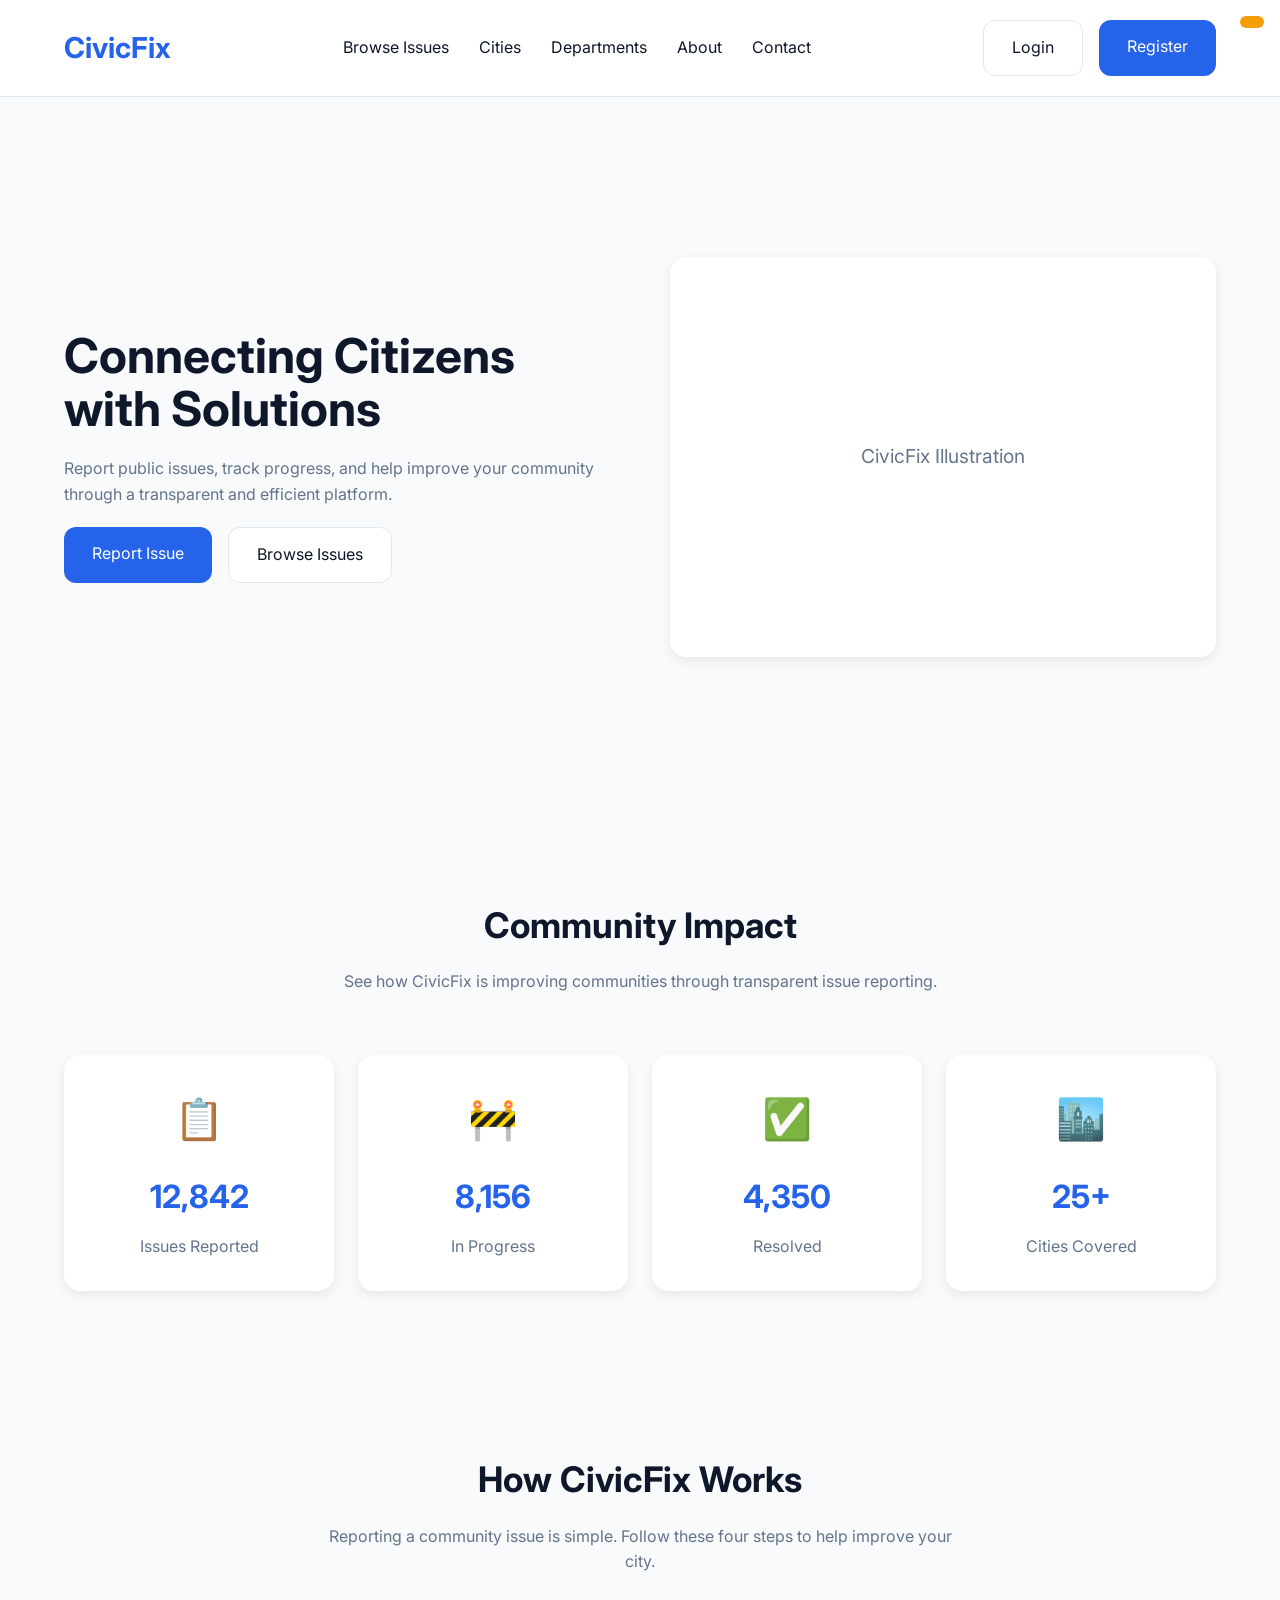
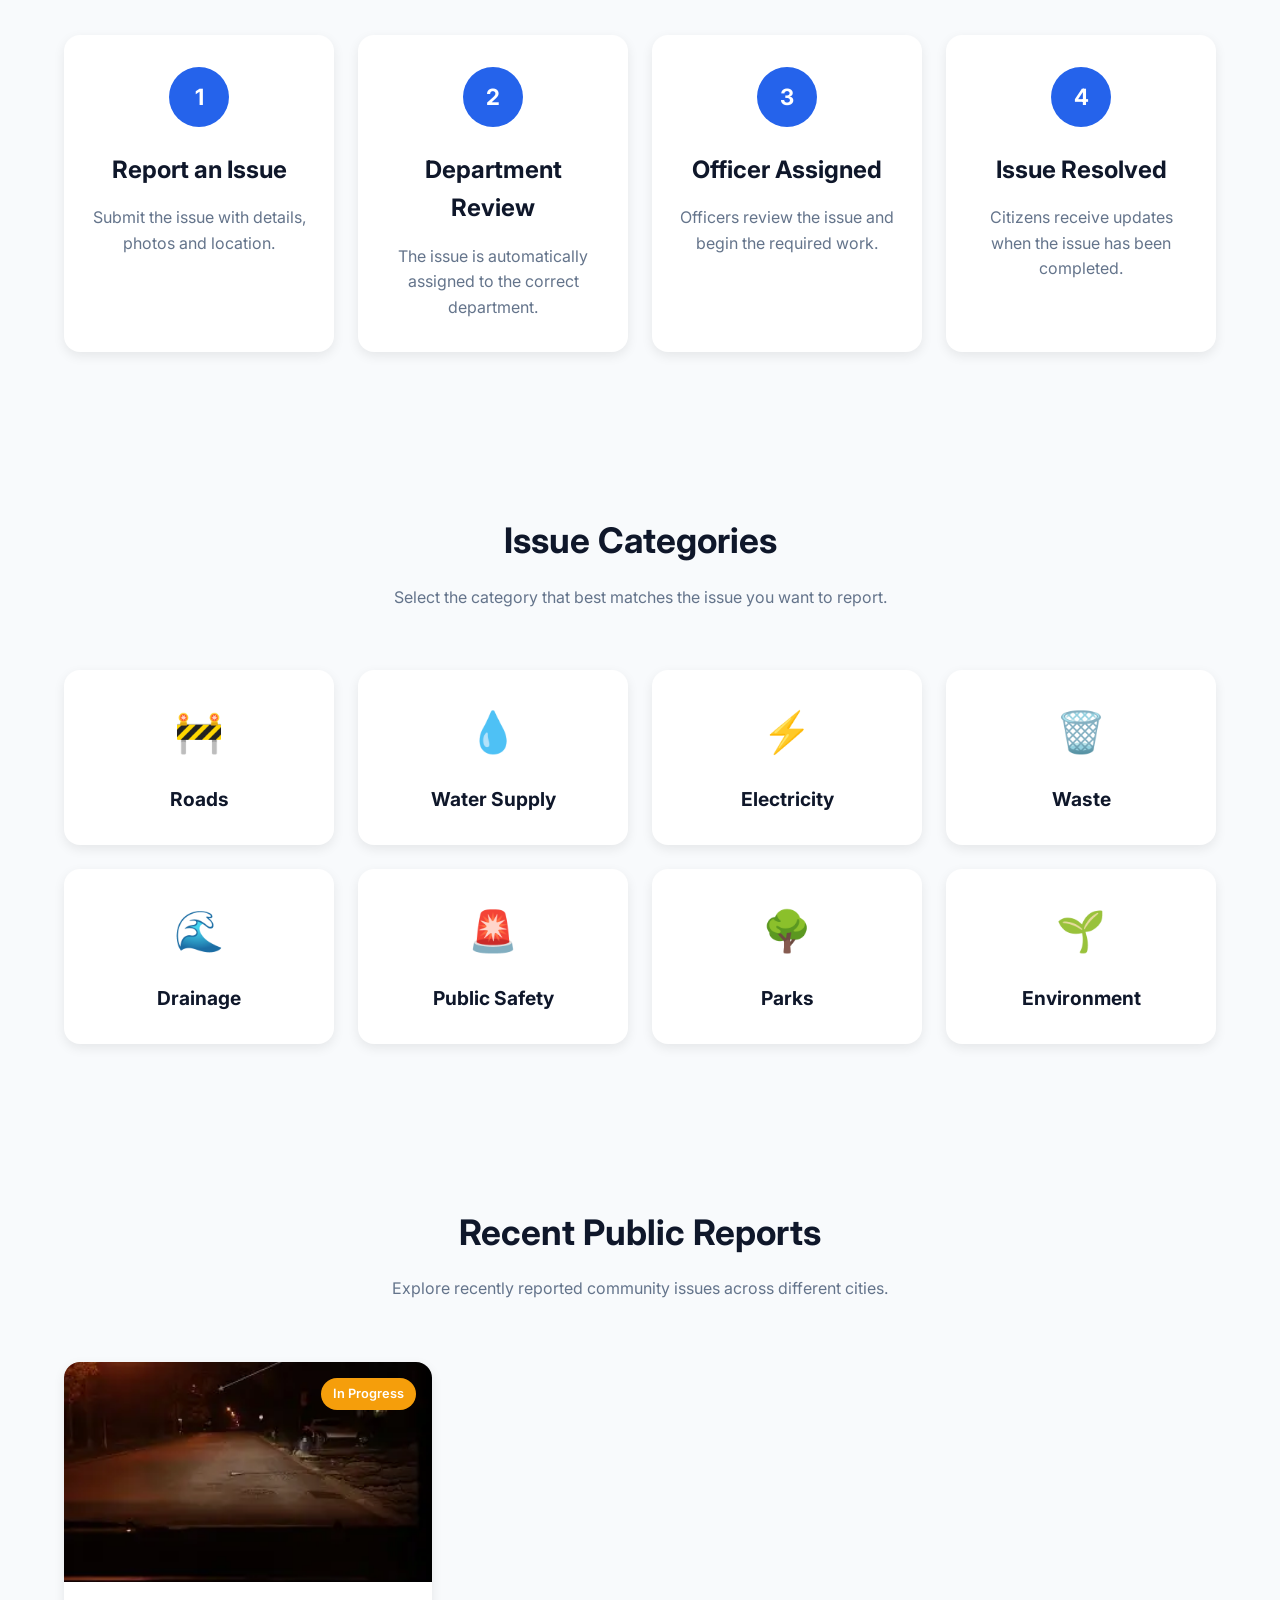
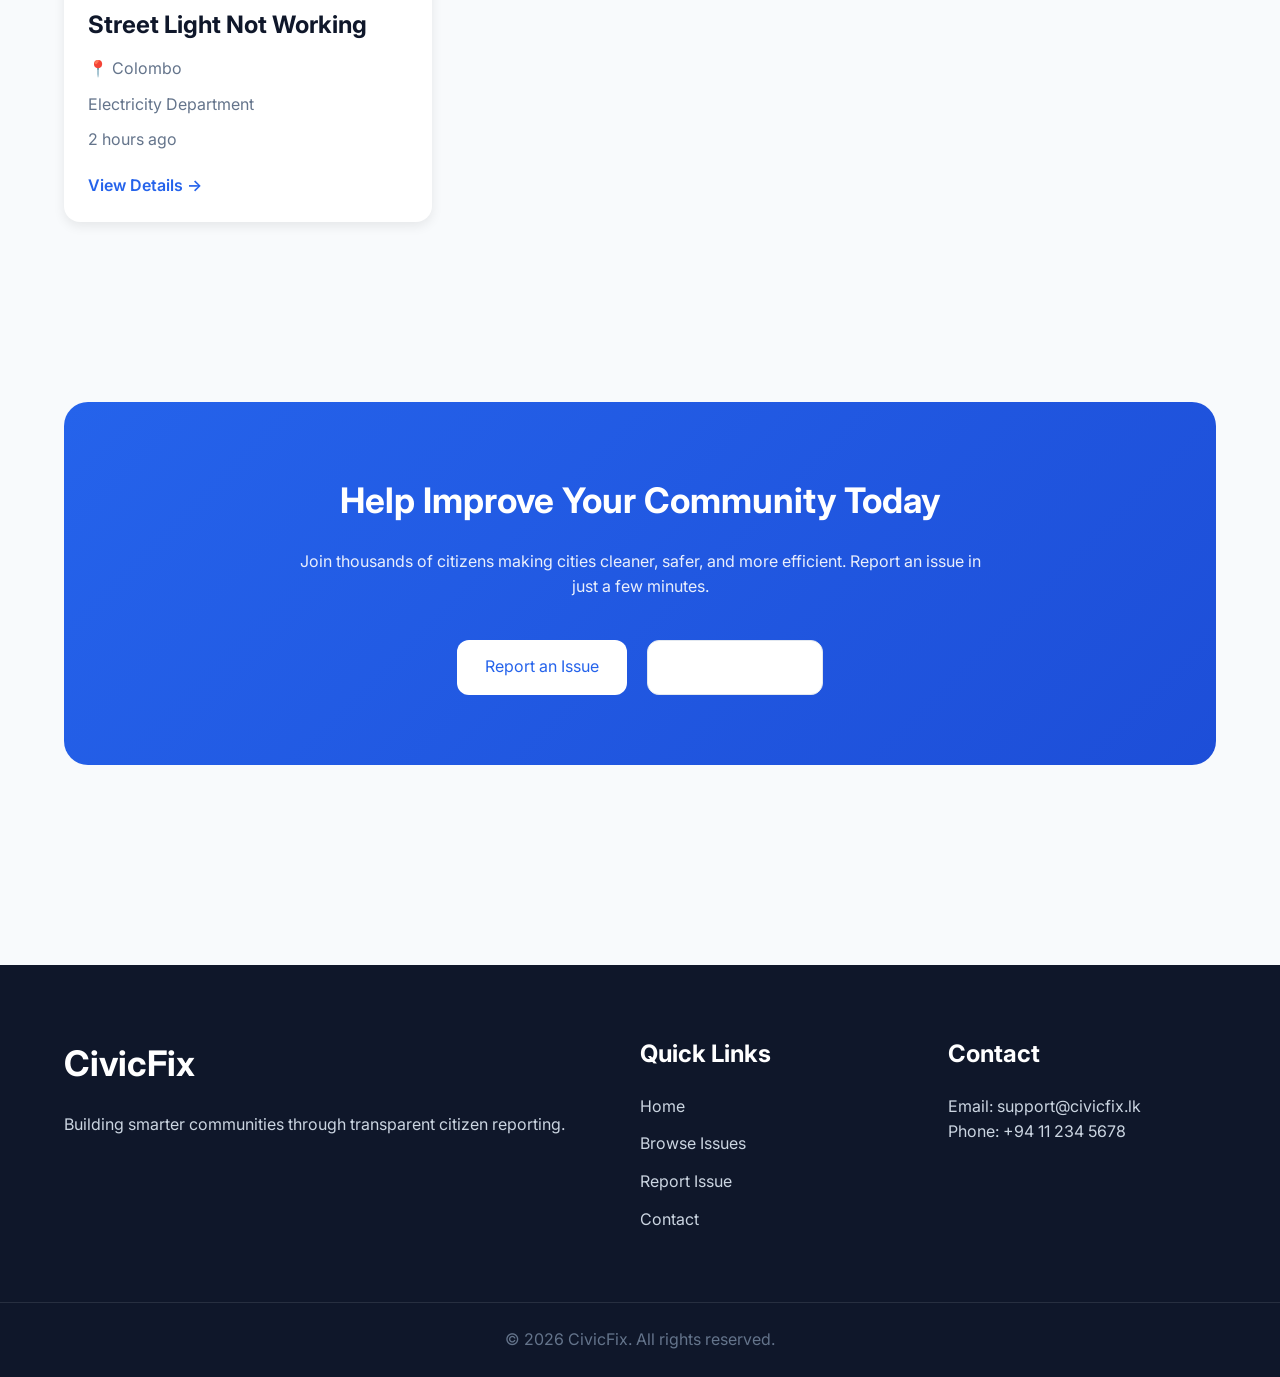
<file: index.html>
<!DOCTYPE html>
<html lang="en">
<head>
    <meta charset="UTF-8">
    <meta name="viewport" content="width=device-width, initial-scale=1.0">

    <title>CivicFix</title>

    <!-- Google Font -->
    <link rel="preconnect" href="https://fonts.googleapis.com">
    <link rel="preconnect" href="https://fonts.gstatic.com" crossorigin>
    <link href="https://fonts.googleapis.com/css2?family=Inter:wght@300;400;500;600;700&display=swap" rel="stylesheet">

    <!-- CSS -->
    <link rel="stylesheet" href="css/style.css">
</head>

<body>
    <header>
        <nav class="navbar">
    <div class="container nav-container">

        <div class="logo">
            CivicFix
        </div>

        <ul class="nav-links">
            <li><a href="#">Browse Issues</a></li>
            <li><a href="#">Cities</a></li>
            <li><a href="#">Departments</a></li>
            <li><a href="#">About</a></li>
            <li><a href="#">Contact</a></li>
        </ul>

        <div class="nav-buttons">
            <a href="#" class="btn-secondary">Login</a>
            <a href="#" class="btn-primary">Register</a>
        </div>

    </div>
</nav>
    </header>

<main>

<section id="hero">

    <div class="container hero-container">

        <div class="hero-content">

            <h1>
                Connecting Citizens with Solutions
            </h1>

            <p>
                Report public issues, track progress,
                and help improve your community through
                a transparent and efficient platform.
            </p>

            <div class="hero-buttons">

                <a href="#" class="btn-primary">
                    Report Issue
                </a>

                <a href="#" class="btn-secondary">
                    Browse Issues
                </a>

            </div>

        </div>

        <div class="hero-image">

            <div class="hero-placeholder">
                CivicFix Illustration
            </div>

        </div>

    </div>

</section>

<section id="statistics">

    <div class="container">

        <!-- Section Header -->
        <div class="section-header">

            <h2>Community Impact</h2>

            <p>
                See how CivicFix is improving communities through transparent issue reporting.
            </p>

        </div>

        <!-- Statistics Grid -->
        <div class="statistics-grid">

            <!-- Card 1 -->
            <div class="stat-card">

                <div class="stat-icon">📋</div>

                <h3>12,842</h3>

                <p>Issues Reported</p>

            </div>

            <!-- Card 2 -->
            <div class="stat-card">

                <div class="stat-icon">🚧</div>

                <h3>8,156</h3>

                <p>In Progress</p>

            </div>

            <!-- Card 3 -->
            <div class="stat-card">

                <div class="stat-icon">✅</div>

                <h3>4,350</h3>

                <p>Resolved</p>

            </div>

            <!-- Card 4 -->
            <div class="stat-card">

                <div class="stat-icon">🏙️</div>

                <h3>25+</h3>

                <p>Cities Covered</p>

            </div>

        </div>

    </div>

</section>







<section id="how-it-works">

    <div class="container">

        <!-- Section Header -->
        <div class="section-header">

            <h2>How CivicFix Works</h2>

            <p>
                Reporting a community issue is simple. Follow these four steps to help improve your city.
            </p>

        </div>

        <!-- Steps -->
        <div class="steps-grid">

            <!-- Step 1 -->
            <div class="step-card">

                <div class="step-number">1</div>

                <h3>Report an Issue</h3>

                <p>
                    Submit the issue with details, photos and location.
                </p>

            </div>

            <!-- Step 2 -->
            <div class="step-card">

                <div class="step-number">2</div>

                <h3>Department Review</h3>

                <p>
                    The issue is automatically assigned to the correct department.
                </p>

            </div>

            <!-- Step 3 -->
            <div class="step-card">

                <div class="step-number">3</div>

                <h3>Officer Assigned</h3>

                <p>
                    Officers review the issue and begin the required work.
                </p>

            </div>

            <!-- Step 4 -->
            <div class="step-card">

                <div class="step-number">4</div>

                <h3>Issue Resolved</h3>

                <p>
                    Citizens receive updates when the issue has been completed.
                </p>

            </div>

        </div>

    </div>

</section>

<section id="categories">

    <div class="container">

        <div class="section-header">

            <h2>Issue Categories</h2>

            <p>
                Select the category that best matches the issue you want to report.
            </p>

        </div>

        <div class="categories-grid">

            <div class="category-card">
                <div class="category-icon">🚧</div>
                <h3>Roads</h3>
            </div>

            <div class="category-card">
                <div class="category-icon">💧</div>
                <h3>Water Supply</h3>
            </div>

            <div class="category-card">
                <div class="category-icon">⚡</div>
                <h3>Electricity</h3>
            </div>

            <div class="category-card">
                <div class="category-icon">🗑️</div>
                <h3>Waste</h3>
            </div>

            <div class="category-card">
                <div class="category-icon">🌊</div>
                <h3>Drainage</h3>
            </div>

            <div class="category-card">
                <div class="category-icon">🚨</div>
                <h3>Public Safety</h3>
            </div>

            <div class="category-card">
                <div class="category-icon">🌳</div>
                <h3>Parks</h3>
            </div>

            <div class="category-card">
                <div class="category-icon">🌱</div>
                <h3>Environment</h3>
            </div>

        </div>

    </div>

</section>

<section id="recent-issues">

    <div class="container">

        <div class="section-header">

            <h2>Recent Public Reports</h2>

            <p>
                Explore recently reported community issues across different cities.
            </p>

        </div>

        <div class="issues-grid">

            <!-- Card 1 -->
            <div class="issue-card">

                <div class="issue-image">

                    <img src="images/placeholder.jpg" alt="Issue Image">

                    <span class="status in-progress">
                        In Progress
                    </span>

                </div>

                <div class="issue-content">

                    <h3>Street Light Not Working</h3>

                    <p class="location">
                        📍 Colombo
                    </p>

                    <p class="department">
                        Electricity Department
                    </p>

                    <p class="time">
                        2 hours ago
                    </p>

                    <a href="#">
                        View Details →
                    </a>

                </div>

            </div>

            <!-- Duplicate 3 more cards -->

        </div>

    </div>

</section>
<span class="status in-progress"></span>
<section id="cta">

    <div class="container">

        <div class="cta-box">

            <h2>
                Help Improve Your Community Today
            </h2>

            <p>
                Join thousands of citizens making cities cleaner, safer, and more efficient.
                Report an issue in just a few minutes.
            </p>

            <div class="cta-buttons">

                <a href="report.html" class="btn-primary">
                    Report an Issue
                </a>

                <a href="browse.html" class="btn-secondary">
                    Browse Reports
                </a>

            </div>

        </div>

    </div>

</section>

</main>

<footer>

    <div class="container footer-container">

        <div class="footer-brand">

            <h2>CivicFix</h2>

            <p>
                Building smarter communities through transparent citizen reporting.
            </p>

        </div>

        <div class="footer-links">

            <h3>Quick Links</h3>

            <ul>

                <li><a href="#">Home</a></li>

                <li><a href="#">Browse Issues</a></li>

                <li><a href="#">Report Issue</a></li>

                <li><a href="#">Contact</a></li>

            </ul>

        </div>

        <div class="footer-contact">

            <h3>Contact</h3>

            <p>Email: support@civicfix.lk</p>

            <p>Phone: +94 11 234 5678</p>

        </div>

    </div>

    <div class="footer-bottom">

        <p>© 2026 CivicFix. All rights reserved.</p>

    </div>

</footer>
</body>
</html>
</file>
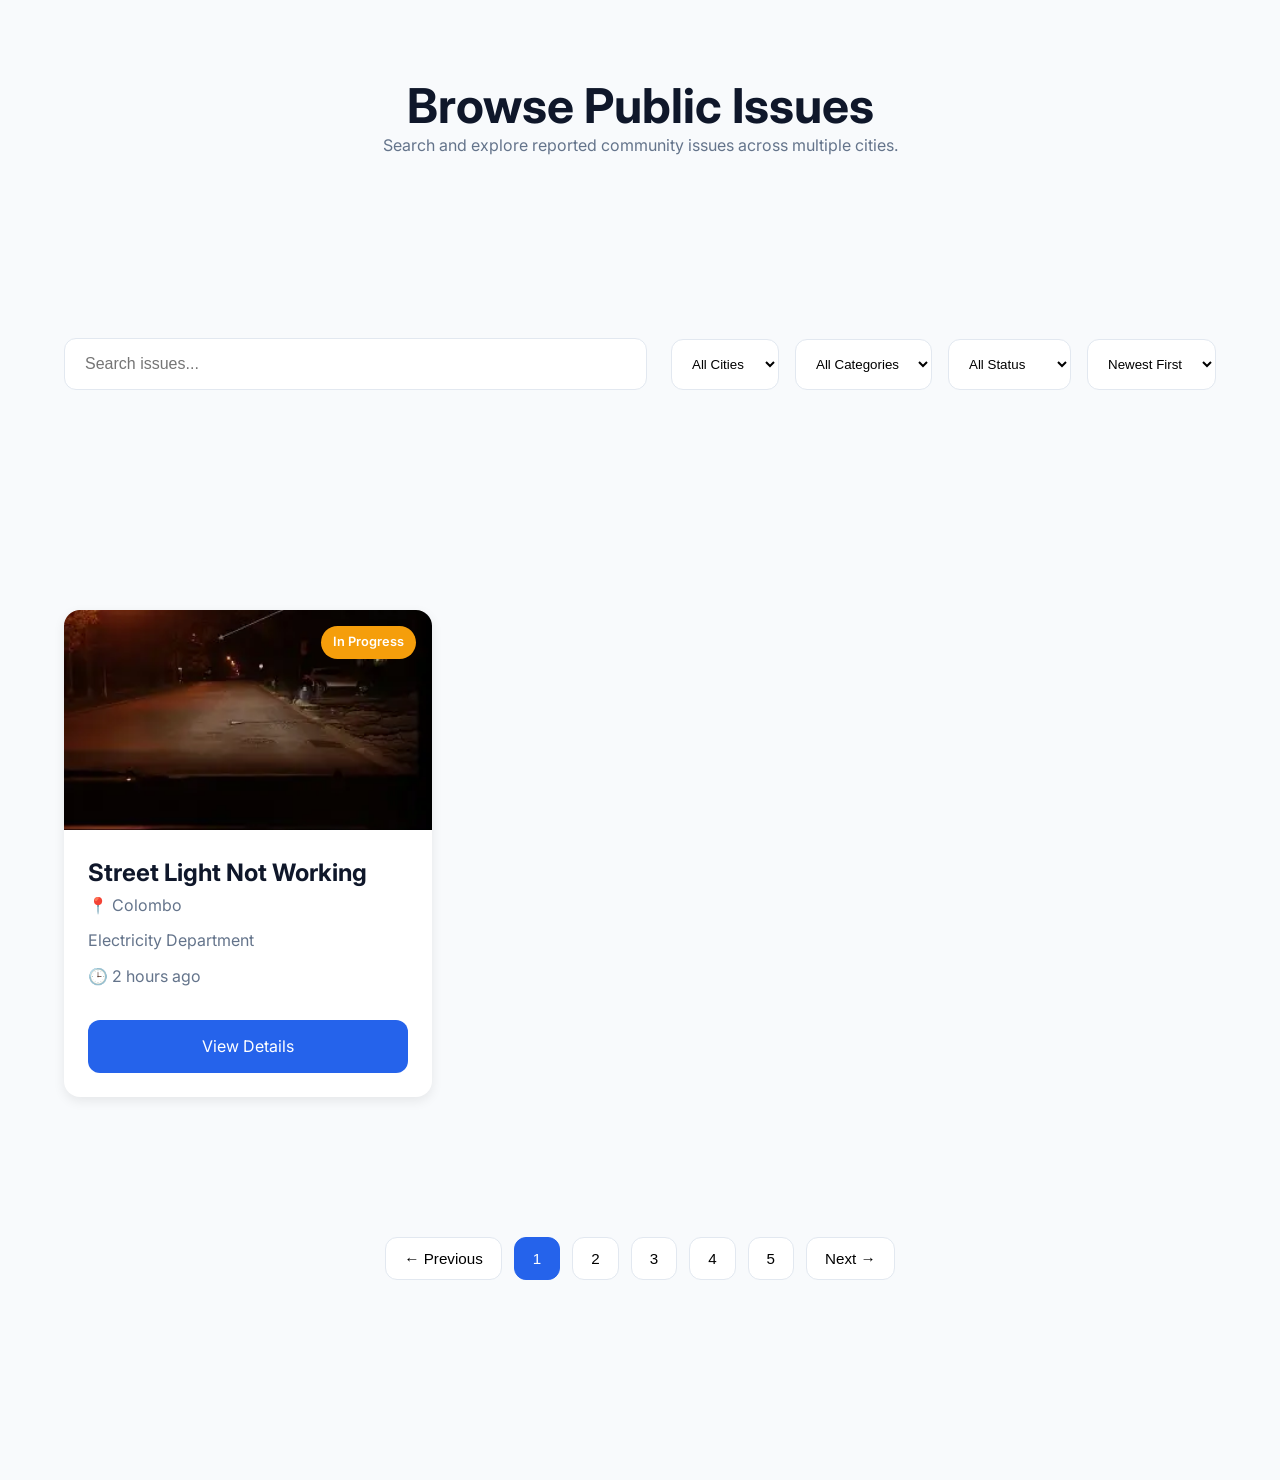
<file: browse.html>
<!DOCTYPE html>
<html lang="en">

<head>

    <meta charset="UTF-8">

    <meta name="viewport"
          content="width=device-width, initial-scale=1.0">

    <title>Browse Issues | CivicFix</title>

    <link rel="preconnect" href="https://fonts.googleapis.com">

    <link rel="preconnect"
          href="https://fonts.gstatic.com"
          crossorigin>

    <link href="https://fonts.googleapis.com/css2?family=Inter:wght@300;400;500;600;700&display=swap"
          rel="stylesheet">

    <link rel="stylesheet"
          href="css/style.css">

</head>

<body>

    <!-- Navbar -->

    <header>

    </header>

    <main>

        <section id="browse-header">

    <div class="container">

        <div class="section-header">

            <h1>Browse Public Issues</h1>

            <p>

                Search and explore reported community issues across multiple cities.

            </p>

        </div>

    </div>

</section>

        <section id="browse-filters">

    <div class="container">

        <div class="filter-bar">

            <!-- Search -->

            <div class="search-box">

                <input
                    type="text"
                    placeholder="Search issues...">

            </div>

            <!-- Filters -->

            <div class="filter-group">

                <select>

                    <option>All Cities</option>
                    <option>Colombo</option>
                    <option>Kandy</option>
                    <option>Jaffna</option>

                </select>

                <select>

                    <option>All Categories</option>
                    <option>Roads</option>
                    <option>Water Supply</option>
                    <option>Electricity</option>
                    <option>Waste</option>

                </select>

                <select>

                    <option>All Status</option>
                    <option>Pending</option>
                    <option>In Progress</option>
                    <option>Resolved</option>

                </select>

                <select>

                    <option>Newest First</option>
                    <option>Oldest First</option>

                </select>

            </div>

        </div>

    </div>

</section>

        <section id="browse-results">

    <div class="container">

        <div class="browse-grid">

            <!-- Card 1 -->
            <div class="browse-card">

                <div class="browse-image">

                    <img src="images/placeholder.jpg" alt="Street Light">

                    <span class="status in-progress">
                        In Progress
                    </span>

                </div>

                <div class="browse-content">

                    <h3>Street Light Not Working</h3>

                    <p class="location">
                        📍 Colombo
                    </p>

                    <p class="department">
                        Electricity Department
                    </p>

                    <p class="time">
                        🕒 2 hours ago
                    </p>

                    <a href="issue-details.html"
                       class="btn-primary">
                        View Details
                    </a>

                </div>

            </div>

        </div>

    </div>

</section>

        <section id="pagination">

    <div class="container">

        <div class="pagination">

            <button class="page-btn">
                ← Previous
            </button>

            <button class="page-number active">
                1
            </button>

            <button class="page-number">
                2
            </button>

            <button class="page-number">
                3
            </button>

            <button class="page-number">
                4
            </button>

            <button class="page-number">
                5
            </button>

            <button class="page-btn">
                Next →
            </button>

        </div>

    </div>

</section>

    </main>

    <footer></footer>

</body>

</html>
</file>
<file: css/style.css>
/* =========================
   CSS RESET
========================= */

*{
    margin:0;
    padding:0;
    box-sizing:border-box;
}

html{
    scroll-behavior:smooth;
}

body{
    font-family:'Inter',sans-serif;
    background:#F8FAFC;
    color:#0F172A;
    line-height:1.6;
}

img{
    max-width:100%;
    display:block;
}

a{
    text-decoration:none;
    color:inherit;
}

ul{
    list-style:none;
}

button{
    cursor:pointer;
    border:none;
    outline:none;
}

input,
textarea,
select{
    outline:none;
}

/* =========================
   DESIGN SYSTEM
========================= */

:root{

    /* Colors */

    --primary:#2563EB;
    --primary-dark:#1D4ED8;

    --secondary:#0F172A;

    --success:#22C55E;
    --warning:#F59E0B;
    --danger:#EF4444;

    --background:#F8FAFC;
    --surface:#FFFFFF;

    --text-primary:#0F172A;
    --text-secondary:#64748B;

    --border:#E2E8F0;

    /* Radius */

    --radius-sm:8px;
    --radius-md:12px;
    --radius-lg:16px;

    /* Shadow */

    --shadow:
    0 4px 12px rgba(0,0,0,0.08);

}

/* =========================
   CONTAINER
========================= */

.container{
    width:90%;
    max-width:1200px;
    margin:auto;
}

/* =========================
   TYPOGRAPHY
========================= */

h1{
    font-size:3rem;
    line-height:1.1;
}

h2{
    font-size:2.2rem;
}

h3{
    font-size:1.5rem;
}

p{
    color:var(--text-secondary);
}

/* =========================
   SECTION SPACING
========================= */

section{
    padding:80px 0;
}

/* =========================
   BUTTONS
========================= */

.btn-primary{

    display:inline-block;

    background:var(--primary);
    color:white;

    padding:14px 28px;

    border-radius:var(--radius-md);

    transition:.3s;
}

.btn-primary:hover{
    background:var(--primary-dark);
}

.btn-secondary{

    display:inline-block;

    background:white;

    border:1px solid var(--border);

    padding:14px 28px;

    border-radius:var(--radius-md);

    transition:.3s;
}

.btn-secondary:hover{
    background:#F1F5F9;
}

/* =========================
   CARD
========================= */

.card{

    background:white;

    border-radius:var(--radius-lg);

    padding:24px;

    box-shadow:var(--shadow);
}

/* =========================
   NAVBAR
========================= */

.navbar{
    background:white;
    border-bottom:1px solid var(--border);
    padding:20px 0;
}
.nav-container{
    display:flex;
    justify-content:space-between;
    align-items:center;
}
.nav-links{
    display:flex;
    gap:30px;
}
.nav-buttons{
    display:flex;
    gap:16px;
}

.nav-links a{
    transition:0.3s;
}

.nav-links a:hover{
    color:var(--primary);
}

/* =========================
   LOGO
========================= */

.logo{
    font-size:1.8rem;
    font-weight:700;
    color:var(--primary);
}

/* =========================
   HERO SECTION
========================= */
#hero{
    min-height:80vh;
    display:flex;
    align-items:center;
}

.hero-container{
    display:grid;
    grid-template-columns:1fr 1fr;
    gap:60px;
    align-items:center;
}

.hero-content p{
    max-width:600px;
    margin:20px 0;
}

.hero-buttons{
    display:flex;
    gap:16px;
}

.hero-placeholder{

    background:white;

    border-radius:var(--radius-lg);

    box-shadow:var(--shadow);

    min-height:400px;

    display:flex;
    justify-content:center;
    align-items:center;

    font-size:1.2rem;
    color:var(--text-secondary);
}

/* =========================
   SECTION HEADER
========================= */
.section-header{
    text-align:center;
    margin-bottom:60px;
}

.section-header h2{
    margin-bottom:16px;
}

.section-header p{
    max-width:650px;
    margin:auto;
}

/* =========================
   STATISTICS GRID
========================= */
.statistics-grid{
    display:grid;
    grid-template-columns:repeat(4,1fr);
    gap:24px;
}

/* =========================
   STAT CARD
========================= */
.stat-card{
    background:var(--surface);
    border-radius:var(--radius-lg);
    padding:32px 24px;
    text-align:center;
    box-shadow:var(--shadow);
    transition:0.3s;
}

.stat-card:hover{
    transform:translateY(-8px);
}

.stat-icon{
    font-size:2.5rem;
    margin-bottom:20px;
}

.stat-card h3{
    font-size:2rem;
    margin-bottom:12px;
    color:var(--primary);
}

.stat-card p{
    color:var(--text-secondary);
}

/* =========================
   HOW IT WORKS
========================= */
.steps-grid{
    display:grid;
    grid-template-columns:repeat(4,1fr);
    gap:24px;
}

.step-card{
    background:var(--surface);
    padding:32px 24px;
    border-radius:var(--radius-lg);
    text-align:center;
    box-shadow:var(--shadow);
    transition:0.3s;
}

.step-card:hover{
    transform:translateY(-8px);
}

.step-number{
    width:60px;
    height:60px;
    margin:0 auto 24px;
    border-radius:50%;
    background:var(--primary);
    color:white;
    display:flex;
    justify-content:center;
    align-items:center;
    font-size:1.4rem;
    font-weight:700;
}

.step-card h3{
    margin-bottom:16px;
}

/* =========================
   ISSUE CATEGORIES
========================= */
.categories-grid{
    display:grid;
    grid-template-columns:repeat(4,1fr);
    gap:24px;
}

.category-card{
    background:var(--surface);
    border-radius:var(--radius-lg);
    padding:30px 20px;
    text-align:center;
    box-shadow:var(--shadow);
    cursor:pointer;
    transition:0.3s;
}

.category-card:hover{
    transform:translateY(-8px);
    box-shadow:0 20px 40px rgba(37,99,235,.15);
}

.category-icon{
    font-size:2.5rem;
    margin-bottom:20px;
}

.category-card h3{
    font-size:1.2rem;
}

/* =========================
   RECENT ISSUES
========================= */
.issues-grid{
    display:grid;
    grid-template-columns:repeat(3,1fr);
    gap:24px;
}
.issue-card{
    background:white;
    border-radius:var(--radius-lg);
    overflow:hidden;
    box-shadow:var(--shadow);
    transition:.3s;
}
.issue-card:hover{
    transform:translateY(-8px);
}
/* =========================
   IMAGES
========================= */
.issue-image{
    position:relative;
}
.issue-image img{
    width:100%;
    height:220px;
    object-fit:cover;
}
/* =========================
   STATUS BADGE
========================= */
.status{
    position:absolute;
    top:16px;
    right:16px;
    padding:6px 12px;
    border-radius:30px;
    color:white;
    font-size:.8rem;
    font-weight:600;
}
.in-progress{
    background:#F59E0B;
}
.resolved{
    background:#22C55E;
}
.pending{
    background:#EF4444;
}
/* =========================
    ISSUE CONTENT
========================= */
.issue-content{
    padding:24px;
}

.issue-content h3{
    margin-bottom:12px;
}

.location,
.department,
.time{
    margin-bottom:10px;
}

.issue-content a{
    display:inline-block;
    margin-top:10px;
    color:var(--primary);
    font-weight:600;
}

/* =========================
   CTA SECTION
========================= */
#cta{
    padding:100px 0;
}

.cta-box{
    background:linear-gradient(135deg,#2563EB,#1D4ED8);
    color:white;
    border-radius:24px;
    padding:70px 50px;
    text-align:center;
}
.cta-box h2{
    color:white;
    margin-bottom:20px;
}
.cta-box p{
    color:rgba(255,255,255,.9);
    max-width:700px;
    margin:0 auto 40px;
}
.cta-buttons{
    display:flex;
    justify-content:center;
    gap:20px;
}
.cta-box .btn-primary{
    background:white;
    color:var(--primary);
}

.cta-box .btn-primary:hover{
    background:#F8FAFC;
}

/* =========================
   FOOTER
========================= */
footer{
    background:#0F172A;
    color:white;
    margin-top:100px;
}

.footer-container{
    display:grid;
    grid-template-columns:2fr 1fr 1fr;
    gap:40px;
    padding:70px 0;
}
.footer-container h2,
.footer-container h3{
    color:white;
    margin-bottom:20px;
}

.footer-container p,
.footer-container a{
    color:#CBD5E1;
}
.footer-links ul{
    display:flex;
    flex-direction:column;
    gap:12px;
}
.footer-links a:hover{
    color:white;
}
.footer-bottom{
    border-top:1px solid rgba(255,255,255,.1);
    text-align:center;
    padding:24px;
}

/* =========================
   BROWSE PAGE: HEADER
========================= */
#browse-header{
    padding:80px 0 40px;
}

/* =========================
   FILTER BAR
========================= */
#browse-filters{
    margin-bottom:60px;
}

.filter-bar{
    display:flex;
    justify-content:space-between;
    align-items:center;
    gap:24px;
}

.search-box{
    flex:1;
}

.search-box input{
    width:100%;
    padding:16px 20px;
    border:1px solid var(--border);
    border-radius:var(--radius-md);
    font-size:1rem;
}

.filter-group{
    display:flex;
    gap:16px;
}

.filter-group select{
    padding:16px;
    border:1px solid var(--border);
    border-radius:var(--radius-md);
    background:white;
    cursor:pointer;
}

/* =========================
   BROWSE RESULTS
========================= */

.browse-grid{

    display:grid;

    grid-template-columns:repeat(3,1fr);

    gap:24px;

}
.browse-card{

    background:white;

    border-radius:var(--radius-lg);

    overflow:hidden;

    box-shadow:var(--shadow);

    transition:.3s;

}
.browse-card:hover{

    transform:translateY(-8px);

    box-shadow:0 20px 40px rgba(37,99,235,.15);

}
.browse-image{

    position:relative;

}

.browse-image img{

    width:100%;

    height:220px;

    object-fit:cover;

}
.browse-content{

    padding:24px;

}
.browse-content .btn-primary{

    margin-top:20px;

    width:100%;

    text-align:center;

}
/* =========================
   PAGINATION
========================= */

#pagination{

    padding:60px 0 100px;

}

.pagination{

    display:flex;

    justify-content:center;

    align-items:center;

    gap:12px;

    flex-wrap:wrap;

}
.page-btn,
.page-number{

    padding:12px 18px;

    border:1px solid var(--border);

    background:white;

    border-radius:var(--radius-md);

    cursor:pointer;

    transition:.3s;

    font-size:.95rem;

}
.page-btn:hover,
.page-number:hover{

    background:var(--primary);

    color:white;

    border-color:var(--primary);

}
.page-number.active{

    background:var(--primary);

    color:white;

    border-color:var(--primary);

}
/* =========================
   LOGIN PAGE
========================= */

#login{

    min-height:100vh;

    display:flex;

    justify-content:center;

    align-items:center;

    background:#F8FAFC;

    padding:40px;

}
.login-container{

    width:100%;

    max-width:1200px;

    background:white;

    border-radius:24px;

    overflow:hidden;

    display:grid;

    grid-template-columns:1fr 1fr;

    box-shadow:0 20px 50px rgba(15,23,42,.12);

}
.login-left{
    background:linear-gradient(135deg,#2563EB,#1D4ED8);
    color:white;
    padding:60px;
    display:flex;
    flex-direction:column;
    justify-content:center;
}
.brand h1{
    font-size:3rem;
    color:white;
    margin-bottom:20px;
}

.brand p{
    color:rgba(255,255,255,.9);
    font-size:1.1rem;
    line-height:1.8;
}
.login-illustration{
    margin-top:60px;
    text-align:center;
}

.login-illustration img{
    width:100%;
    max-width:380px;
    margin:auto;
}
</file>
